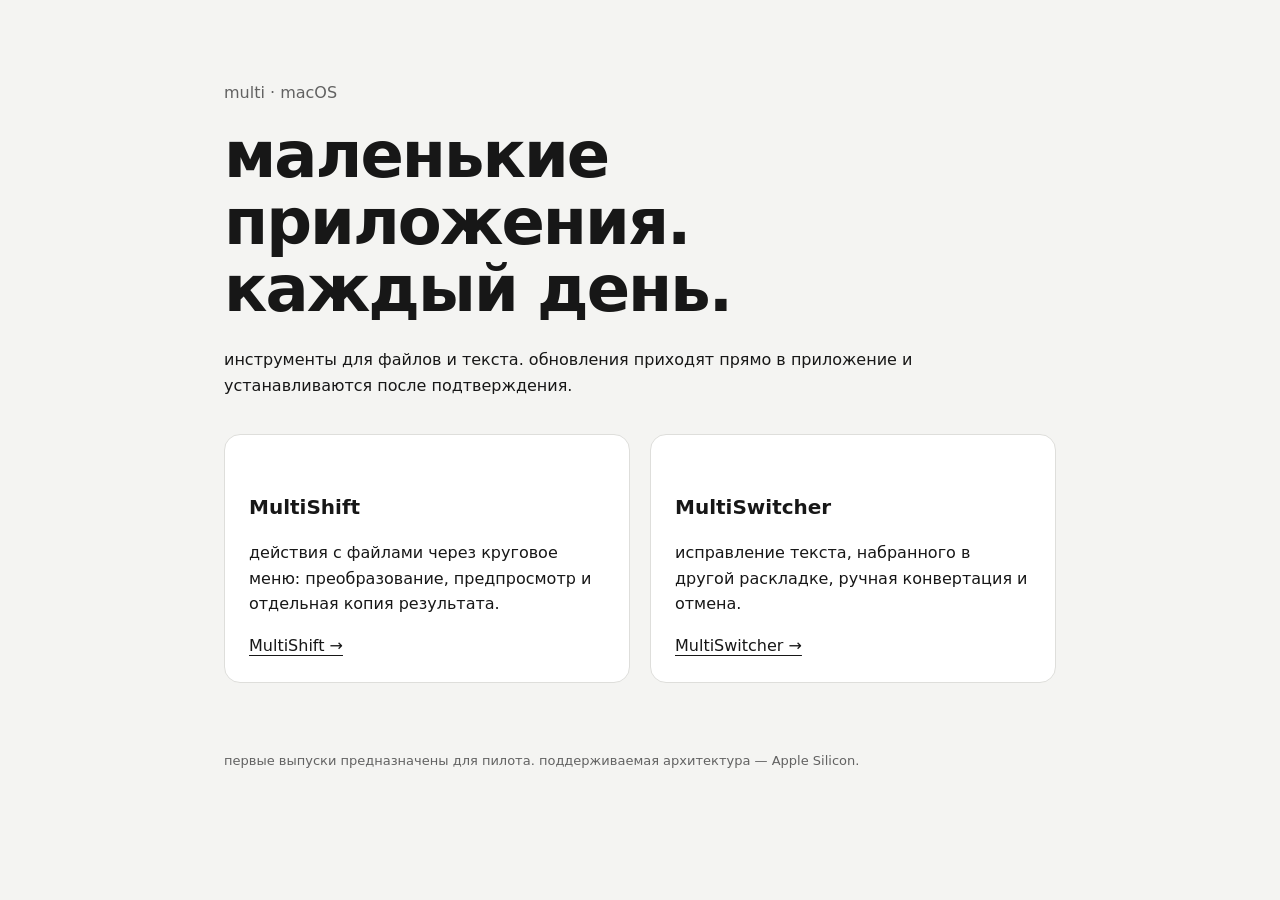
<file: site/index.html>
<!doctype html><html lang="ru"><meta charset="utf-8"><meta name="viewport" content="width=device-width,initial-scale=1"><title>multi · приложения для Mac</title><link rel="stylesheet" href="style.css"><main><p class="eyebrow">multi · macOS</p><h1>маленькие приложения.<br>каждый день.</h1><p>инструменты для файлов и текста. обновления приходят прямо в приложение и устанавливаются после подтверждения.</p><div class="cards"><section class="card"><h2>MultiShift</h2><p>действия с файлами через круговое меню: преобразование, предпросмотр и отдельная копия результата.</p><a href="MultiShift/">MultiShift →</a></section><section class="card"><h2>MultiSwitcher</h2><p>исправление текста, набранного в другой раскладке, ручная конвертация и отмена.</p><a href="MultiSwitcher/">MultiSwitcher →</a></section></div><footer>первые выпуски предназначены для пилота. поддерживаемая архитектура — Apple Silicon.</footer></main></html>
</file>
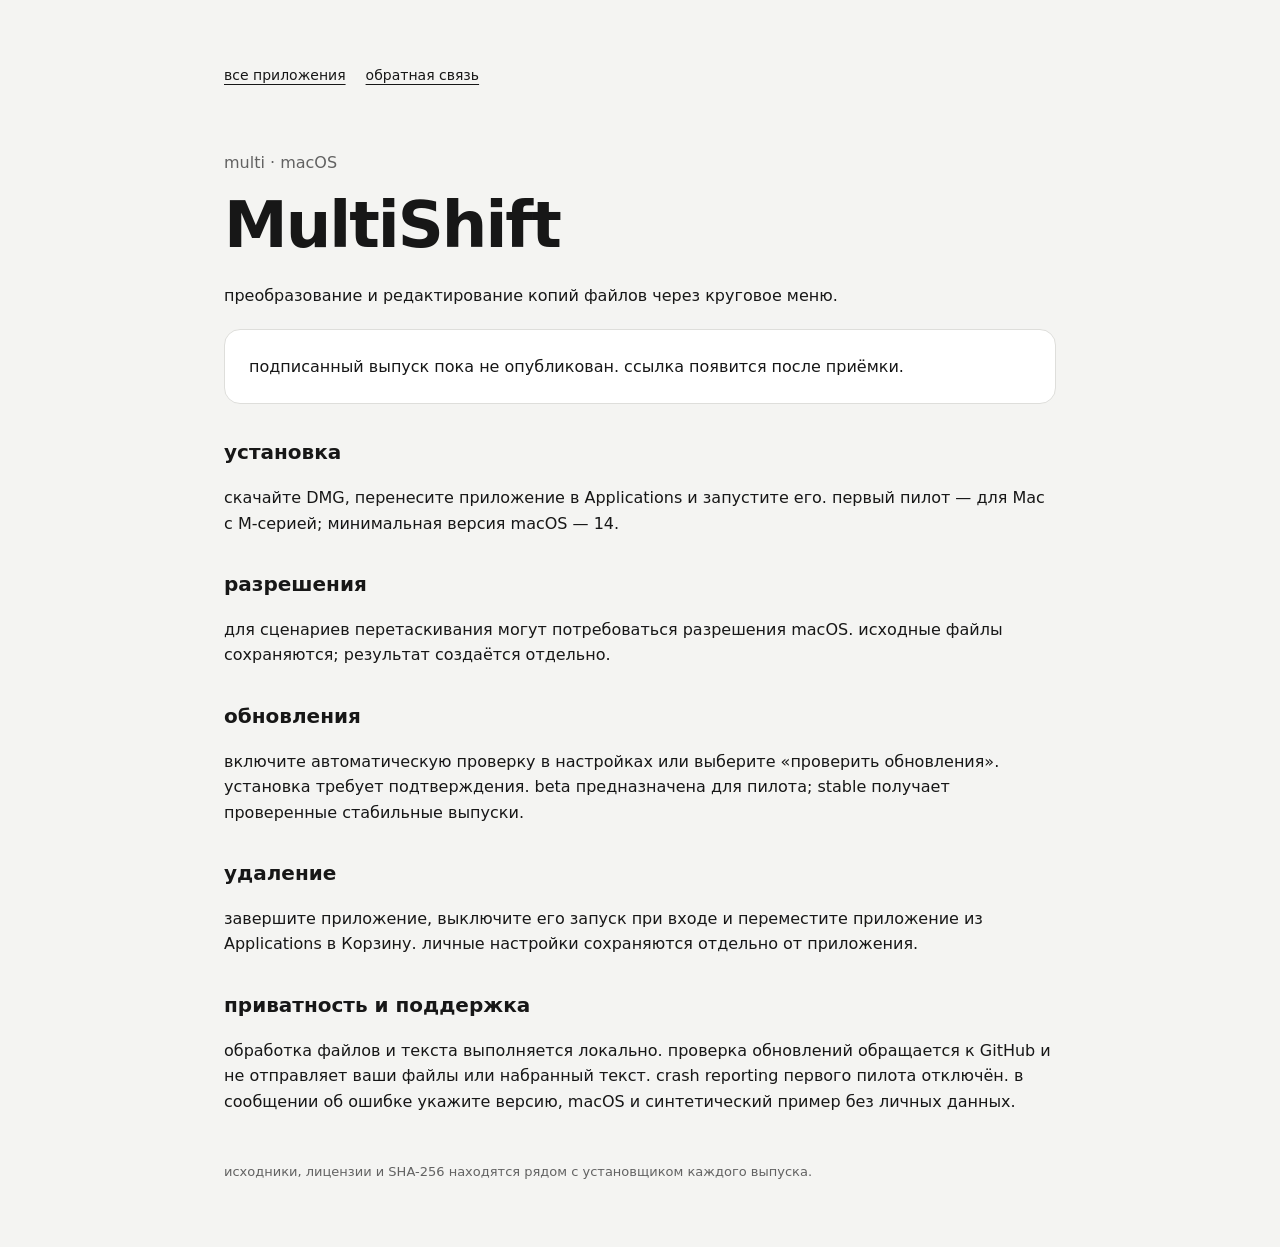
<file: site/MultiShift/index.html>
<!doctype html><html lang="ru"><meta charset="utf-8"><meta name="viewport" content="width=device-width,initial-scale=1"><title>MultiShift · загрузка</title><link rel="stylesheet" href="../style.css"><main><nav><a href="../">все приложения</a><a href="https://github.com/SokolovMO/multi-releases/issues">обратная связь</a></nav><p class="eyebrow">multi · macOS</p><h1>MultiShift</h1><p>преобразование и редактирование копий файлов через круговое меню.</p><aside data-app="MultiShift" aria-live="polite">проверяем доступные выпуски…</aside><h2>установка</h2><p>скачайте DMG, перенесите приложение в Applications и запустите его. первый пилот — для Mac с M-серией; минимальная версия macOS — 14.</p><h2>разрешения</h2><p>для сценариев перетаскивания могут потребоваться разрешения macOS. исходные файлы сохраняются; результат создаётся отдельно.</p><h2>обновления</h2><p>включите автоматическую проверку в настройках или выберите «проверить обновления». установка требует подтверждения. beta предназначена для пилота; stable получает проверенные стабильные выпуски.</p><h2>удаление</h2><p>завершите приложение, выключите его запуск при входе и переместите приложение из Applications в Корзину. личные настройки сохраняются отдельно от приложения.</p><h2>приватность и поддержка</h2><p>обработка файлов и текста выполняется локально. проверка обновлений обращается к GitHub и не отправляет ваши файлы или набранный текст. crash reporting первого пилота отключён. в сообщении об ошибке укажите версию, macOS и синтетический пример без личных данных.</p><footer>исходники, лицензии и SHA-256 находятся рядом с установщиком каждого выпуска.</footer></main><script src="../download.js" defer></script></html>
</file>
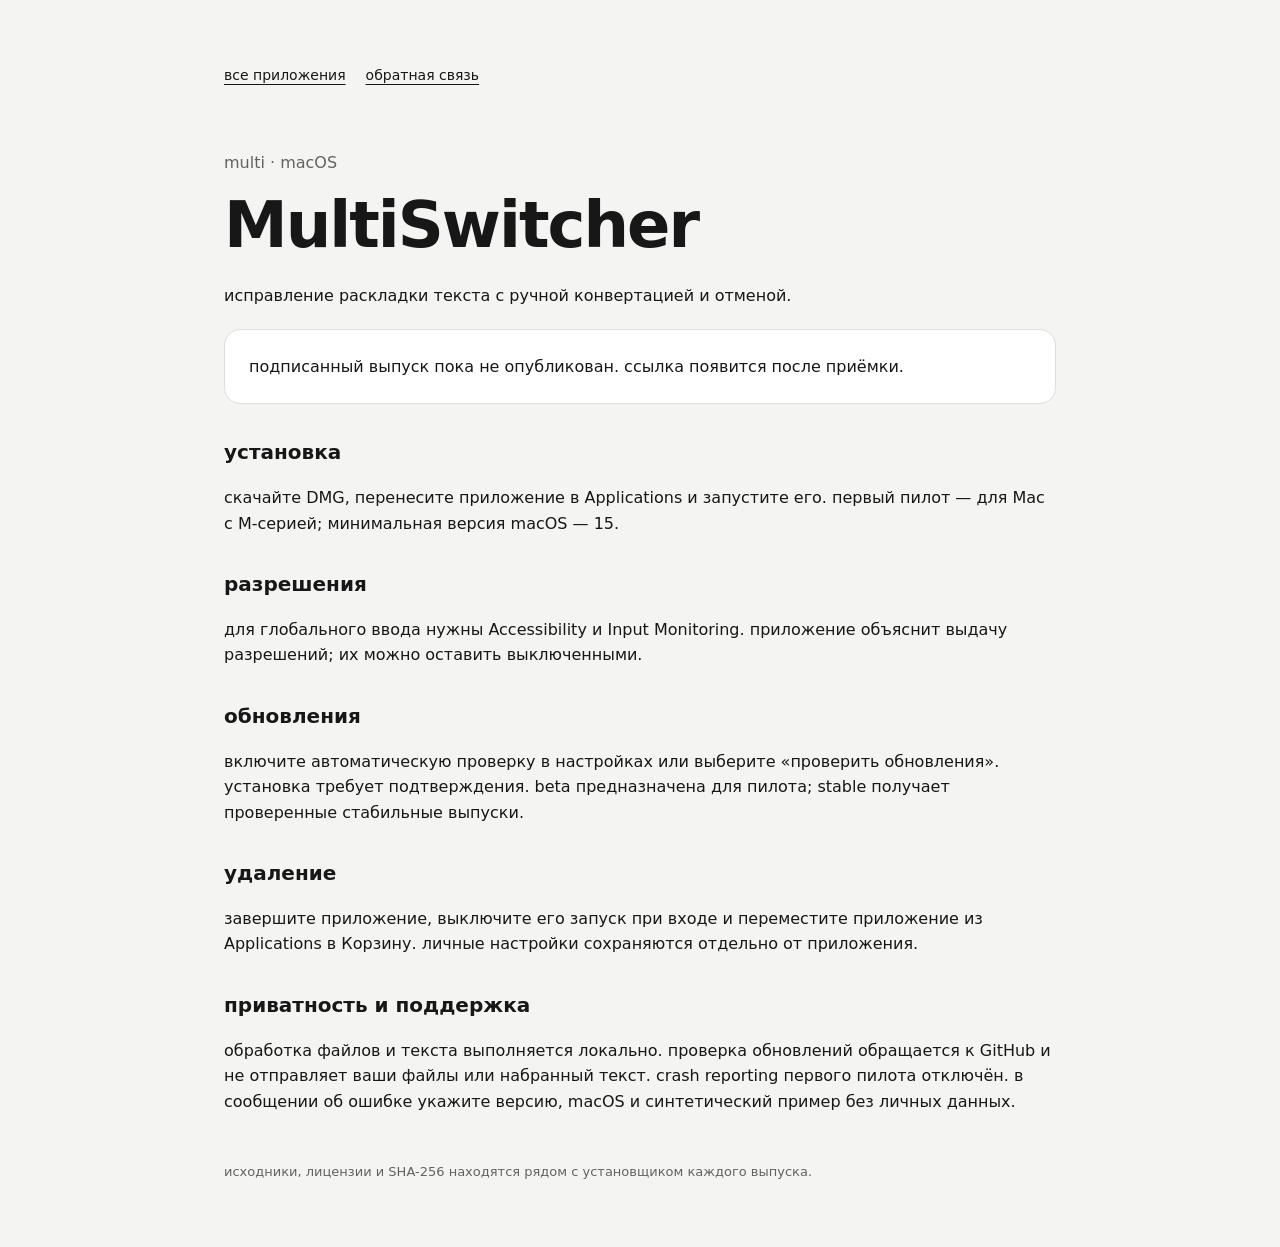
<file: site/MultiSwitcher/index.html>
<!doctype html><html lang="ru"><meta charset="utf-8"><meta name="viewport" content="width=device-width,initial-scale=1"><title>MultiSwitcher · загрузка</title><link rel="stylesheet" href="../style.css"><main><nav><a href="../">все приложения</a><a href="https://github.com/SokolovMO/multi-releases/issues">обратная связь</a></nav><p class="eyebrow">multi · macOS</p><h1>MultiSwitcher</h1><p>исправление раскладки текста с ручной конвертацией и отменой.</p><aside data-app="MultiSwitcher" aria-live="polite">проверяем доступные выпуски…</aside><h2>установка</h2><p>скачайте DMG, перенесите приложение в Applications и запустите его. первый пилот — для Mac с M-серией; минимальная версия macOS — 15.</p><h2>разрешения</h2><p>для глобального ввода нужны Accessibility и Input Monitoring. приложение объяснит выдачу разрешений; их можно оставить выключенными.</p><h2>обновления</h2><p>включите автоматическую проверку в настройках или выберите «проверить обновления». установка требует подтверждения. beta предназначена для пилота; stable получает проверенные стабильные выпуски.</p><h2>удаление</h2><p>завершите приложение, выключите его запуск при входе и переместите приложение из Applications в Корзину. личные настройки сохраняются отдельно от приложения.</p><h2>приватность и поддержка</h2><p>обработка файлов и текста выполняется локально. проверка обновлений обращается к GitHub и не отправляет ваши файлы или набранный текст. crash reporting первого пилота отключён. в сообщении об ошибке укажите версию, macOS и синтетический пример без личных данных.</p><footer>исходники, лицензии и SHA-256 находятся рядом с установщиком каждого выпуска.</footer></main><script src="../download.js" defer></script></html>
</file>
<file: site/style.css>
:root{color-scheme:light dark;--bg:#f4f4f2;--panel:white;--text:#171717;--muted:#626262;--line:#dededb}*{box-sizing:border-box}body{margin:0;font:16px/1.6 system-ui,sans-serif;background:var(--bg);color:var(--text)}main{max-width:880px;margin:0 auto;padding:64px 24px}nav{display:flex;gap:20px;flex-wrap:wrap;font-size:14px;margin-bottom:64px}a{color:inherit;text-underline-offset:4px}h1{font-size:clamp(38px,7vw,64px);letter-spacing:-2px;line-height:1.05;margin:16px 0 24px}h2{font-size:20px;margin-top:32px}.eyebrow,.muted{color:var(--muted)}.cards{display:grid;grid-template-columns:1fr 1fr;gap:20px}.card,aside{background:var(--panel);padding:24px;border:1px solid var(--line);border-radius:16px;margin:20px 0}.download{display:inline-block;background:var(--text);color:var(--panel);padding:12px 18px;border-radius:10px;text-decoration:none}.hash{overflow-wrap:anywhere;font:12px/1.8 ui-monospace,monospace}a:focus-visible,button:focus-visible{outline:3px solid #4d7be7;outline-offset:5px}footer{margin-top:48px;color:var(--muted);font-size:13px}@media(prefers-color-scheme:dark){:root{--bg:#111;--panel:#1c1c1c;--text:#eee;--muted:#aaa;--line:#383838}}@media(max-width:600px){.cards{grid-template-columns:1fr}main{padding:32px 20px}nav{margin-bottom:40px}}
</file>
